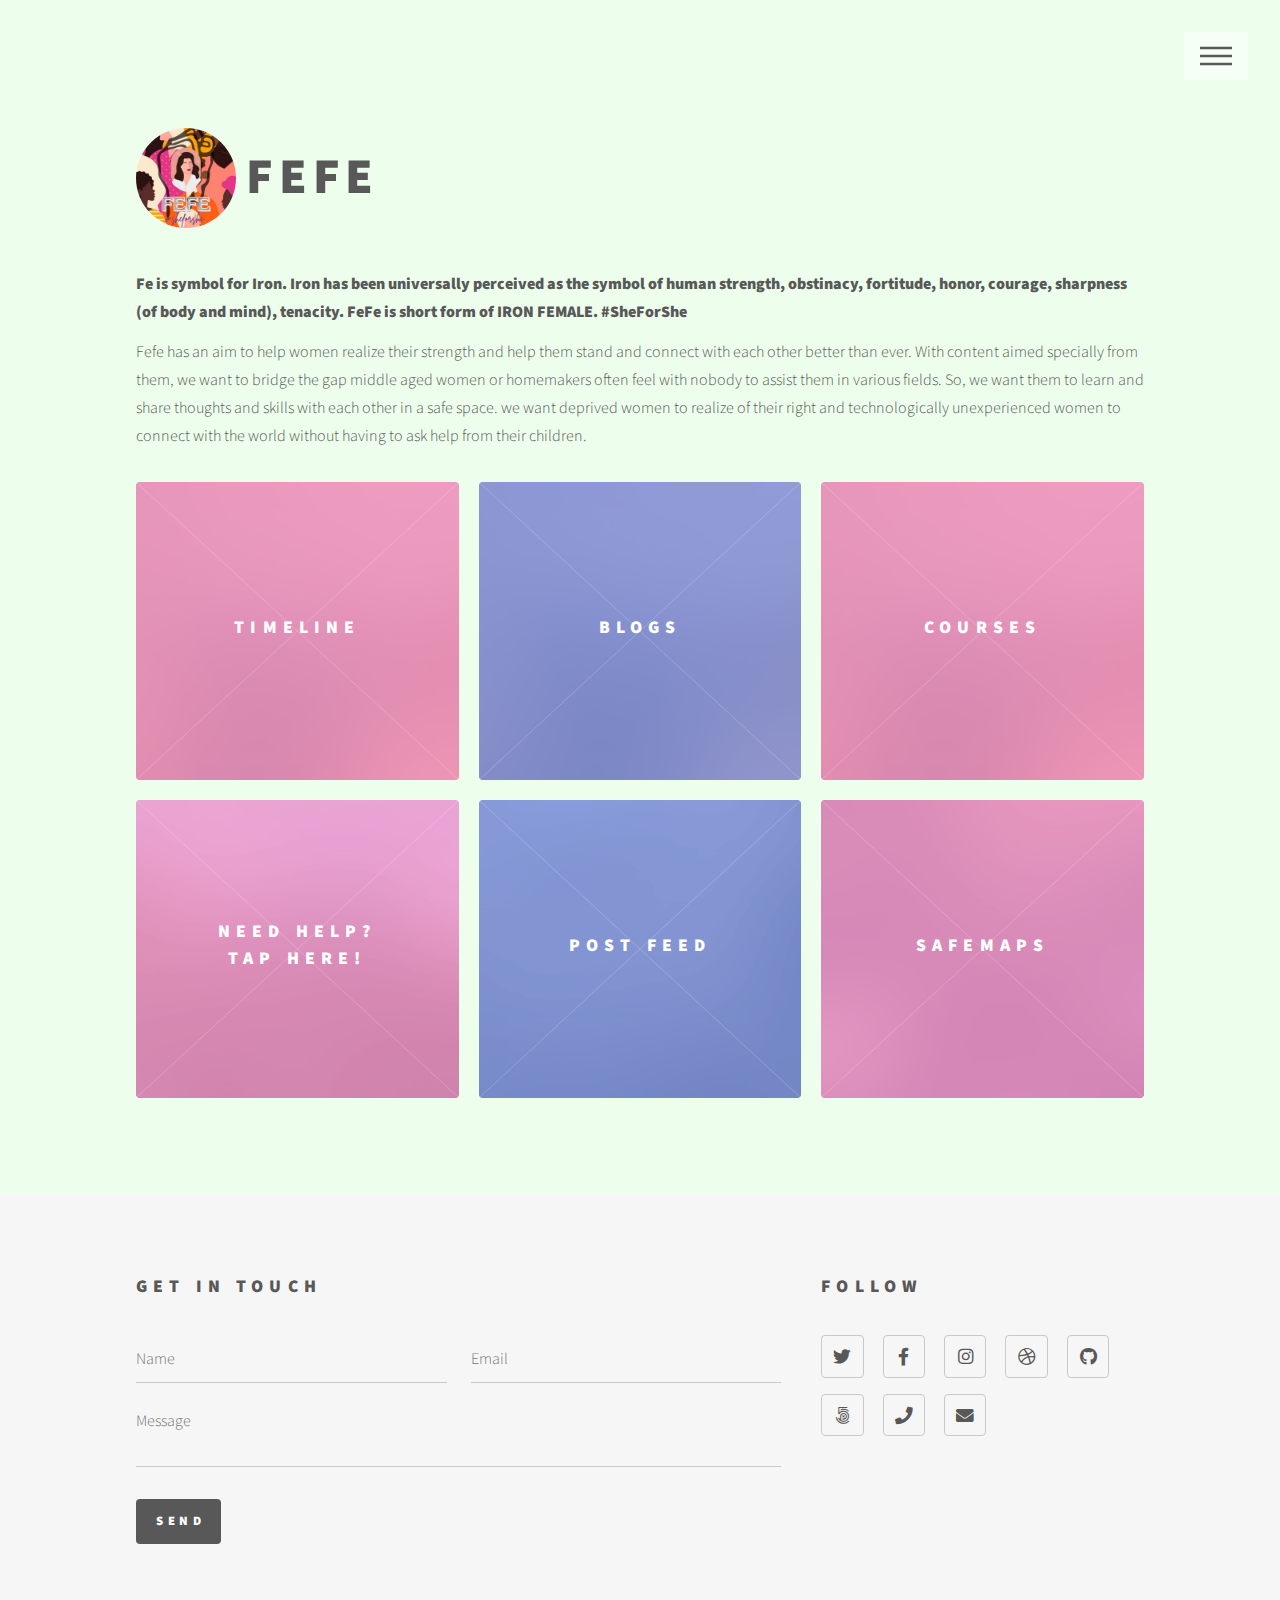
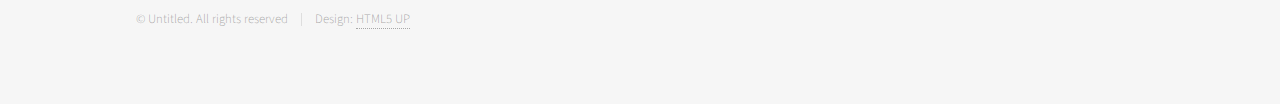
<file: home.html>
<!DOCTYPE HTML>
<!--
	Phantom by HTML5 UP
	html5up.net | @ajlkn
	Free for personal and commercial use under the CCA 3.0 license (html5up.net/license)
-->
<html>
	<head>
		<title>FeFe</title>
		<meta charset="utf-8" />
		<meta name="viewport" content="width=device-width, initial-scale=1, user-scalable=no" />
		<link rel="stylesheet" href="assets/css/main.css" />
		<noscript><link rel="stylesheet" href="assets/css/noscript.css" /></noscript>
	</head>
	<body class="is-preload">
		<!-- Wrapper -->
			<div id="wrapper">

				<!-- Header -->
					<header id="header">
						<div class="inner">

							<!-- Logo -->
								<a href="/home.html" class="logo">
									<span class="symbol"><img src="/images/FeFe.jpg" alt="" /></span><span style="font-size: 50px; ">FeFe</span>
								</a>

							<!-- Nav -->
								<nav>
									<ul>
										<li><a href="#menu">Menu</a></li>
									</ul>
								</nav>

						</div>
					</header>

				<!-- Menu -->
					<nav id="menu">
						<h2>Menu</h2>
						<ul>
							<li><a href="home.html">Home</a></li>
							<li><a href="elements.html">Counseller</a></li>
							
							<li><a href="https://indianhelpline.com/WOMEN-HELPLINE/">Helpline Numbers</a></li>
							<li><a href="https://webapp.safecity.in/">SafeMaps</a></li>
							<li><a href="index.html">Log Out</a></li>
						</ul>
					</nav>

				<!-- Main -->
					<div id="main">
						<div class="inner">
							<header><B>
								Fe is symbol for Iron. Iron has been universally perceived as the symbol of human strength, obstinacy, fortitude, honor, courage, sharpness (of body and mind), tenacity. FeFe is short form of IRON FEMALE.
#SheForShe </B><br><br>
                             <p>Fefe has an aim to help women realize their strength and help them stand and connect with each other better than ever. With content aimed specially from them, we want to bridge the gap middle aged women or homemakers often feel with nobody to assist them in various fields. So, we want them to learn and share thoughts and skills with each other in a safe space. we want deprived women to realize of their right and technologically unexperienced women to connect with the world without having to ask help from their children.</p>
							</header>
							<section class="tiles">
								<article class="style1">
									<span class="image">
										<img src="images/pic01.jpg" alt="" />
									</span>
									<a href="/templates/timeline.html">
										<h2>Timeline</h2>
										<div class="content">
											<p> Keep track of your activities.</p>
										</div>
									</a>
								</article>
								<article class="style2">
									<span class="image">
										<img src="images/pic01.jpg" alt="" />
									</span>
									<a href="/templates/blog.html">
										<h2>Blogs</h2>
										<div class="content">
											<p>Gain and Share knowledge.</p>
										</div>
									</a>
								</article>
								<article class="style3">
									<span class="image">
										<img src="images/pic01.jpg" alt="" />
									</span>
									<a href="/templates/courses.html">
										<h2>Courses</h2>
										<div class="content">
											<p>A sea of knowledge to polish your skills, learn new ones or share with others.</p>
										</div>
									</a>
								</article>
								
								<article class="style6">
									<span class="image">
										<img src="images/pic06.jpg" alt="" />
									</span>
									<a href="/templates/help.html">
										<h2>Need Help? <br>Tap here!</h2>
										<div class="content">
											<p>Seek answers and raise your voice.</p>
										</div>
									</a>
								</article>
								<article class="style2">
									<span class="image">
										<img src="images/pic07.jpg" alt="" />
									</span>
									<a href="/templates/post.html">
										<h2>Post feed</h2>
										<div class="content">
											<p>See what's happening around the world.</p>
										</div>
									</a>
								</article>
								<article class="style3">
									<span class="image">
										<img src="images/pic08.jpg" alt="" />
									</span>
									<a href="https://webapp.safecity.in/">
										<h2>SafeMaps</h2>
										<div class="content">
											<p>Find safer roads.</p>
										</div>
									</a>
								</article>
								
							</section>
						</div>
					</div>

				<!-- Footer -->
					<footer id="footer">
						<div class="inner">
							<section>
								<h2>Get in touch</h2>
								<form method="post" action="#">
									<div class="fields">
										<div class="field half">
											<input type="text" name="name" id="name" placeholder="Name" />
										</div>
										<div class="field half">
											<input type="email" name="email" id="email" placeholder="Email" />
										</div>
										<div class="field">
											<textarea name="message" id="message" placeholder="Message"></textarea>
										</div>
									</div>
									<ul class="actions">
										<li><input type="submit" value="Send" class="primary" /></li>
									</ul>
								</form>
							</section>
							<section>
								<h2>Follow</h2>
								<ul class="icons">
									<li><a href="#" class="icon brands style2 fa-twitter"><span class="label">Twitter</span></a></li>
									<li><a href="#" class="icon brands style2 fa-facebook-f"><span class="label">Facebook</span></a></li>
									<li><a href="#" class="icon brands style2 fa-instagram"><span class="label">Instagram</span></a></li>
									<li><a href="#" class="icon brands style2 fa-dribbble"><span class="label">Dribbble</span></a></li>
									<li><a href="#" class="icon brands style2 fa-github"><span class="label">GitHub</span></a></li>
									<li><a href="#" class="icon brands style2 fa-500px"><span class="label">500px</span></a></li>
									<li><a href="#" class="icon solid style2 fa-phone"><span class="label">Phone</span></a></li>
									<li><a href="#" class="icon solid style2 fa-envelope"><span class="label">Email</span></a></li>
								</ul>
							</section>
							<ul class="copyright">
								<li>&copy; Untitled. All rights reserved</li><li>Design: <a href="http://html5up.net">HTML5 UP</a></li>
							</ul>
						</div>
					</footer>

			</div>

		<!-- Scripts -->
			<script src="assets/js/jquery.min.js"></script>
			<script src="assets/js/browser.min.js"></script>
			<script src="assets/js/breakpoints.min.js"></script>
			<script src="assets/js/util.js"></script>
			<script src="assets/js/main.js"></script>

	</body>
</html>
</file>
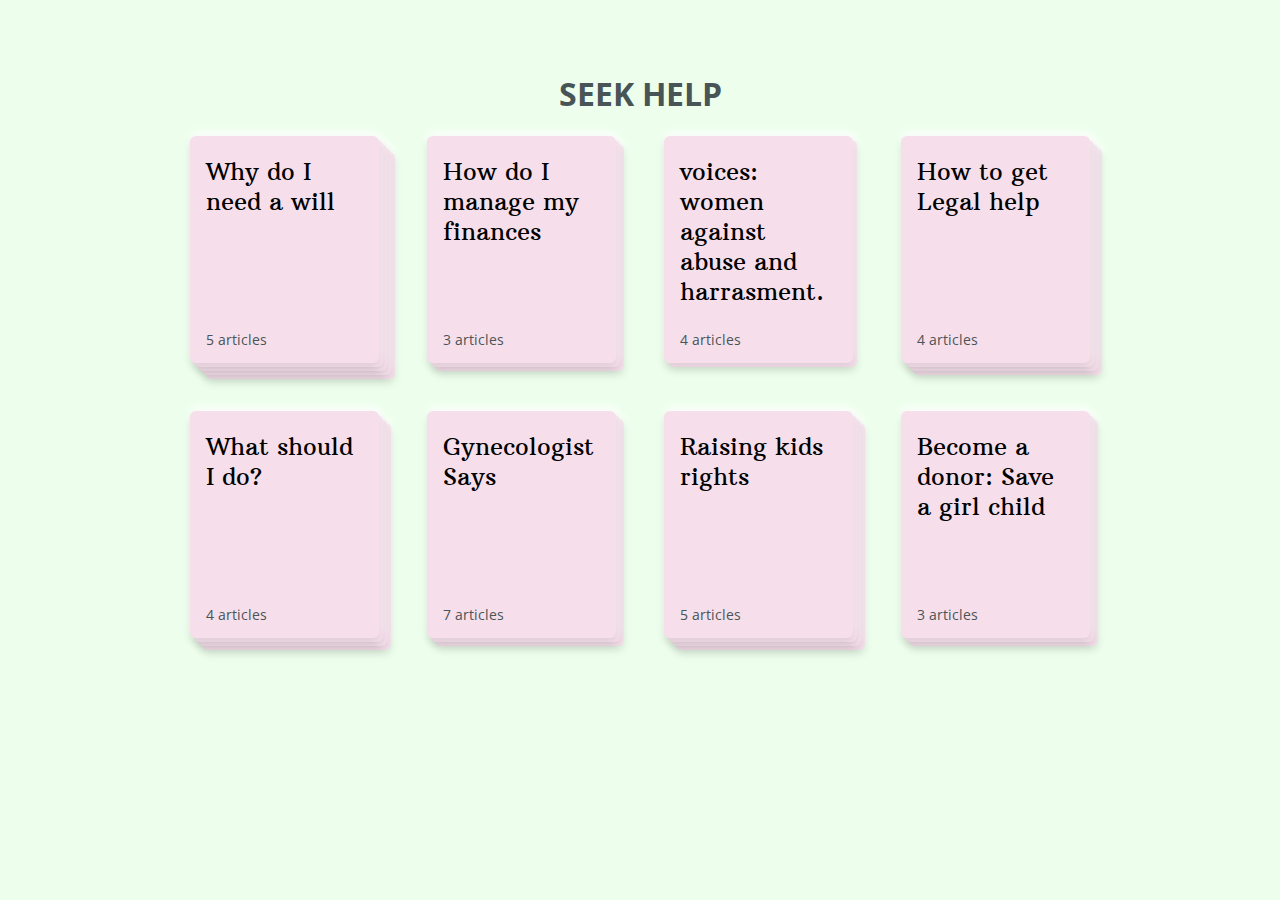
<file: templates/help.html>
<!DOCTYPE html>
<html lang="en">
<head>
    <meta charset="UTF-8">
    <meta http-equiv="X-UA-Compatible" content="IE=edge">
    <meta name="viewport" content="width=device-width, initial-scale=1.0">
    <title>Document</title>
    <link rel="stylesheet" href="/css/help.css">
</head>
<body>
    <h1><center>SEEK HELP</center></h1>
    <div class="container">
        <div class="card" style="--cards:5">
          <div class="child">
            <h2>Why do I need a will</h2>
            <p>5 articles</p>
          </div>
          <div class="child"></div>
          <div class="child"></div>
          <div class="child"></div>
          <div class="child"></div>
        </div>
        <div class="card" style="--cards:3">
          <div class="child">
            <h2>How do I manage my finances</h2>
            <p>3 articles</p>
          </div>
          <div class="child"></div>
          <div class="child"></div>
        </div>
        <div class="card" style="--cards:2">
          <div class="child">
            <h2>voices: women against abuse and harrasment.</h2>
            <p>4 articles</p>
          </div>
          <div class="child"></div>
        </div>
        <div class="card" style="--cards:4">
          <div class="child">
            <h2>How to get Legal help</h2>
            <p>4 articles</p>
          </div>
          <div class="child"></div>
          <div class="child"></div>
          <div class="child"></div>
        </div>
        <div class="card" style="--cards:4">
          <div class="child">
            <h2>What should I do?</h2>
            <p>4 articles</p>
          </div>
          <div class="child"></div>
          <div class="child"></div>
          <div class="child"></div>
        </div>
        <div class="card" style="--cards:3">
          <div class="child">
            <h2>Gynecologist Says</h2>
            <p>7 articles</p>
          </div>
          <div class="child"></div>
          <div class="child"></div>
        </div>
        <div class="card" style="--cards:5">
          <div class="child">
            <h2>Raising kids rights</h2>
            <p>5 articles</p>
          </div>
          <div class="child"></div>
          <div class="child"></div>
          <div class="child"></div>
        </div>
        <div class="card" style="--cards:3">
          <div class="child">
            <h2>Become a donor: Save a girl child</h2>
            <p>3 articles</p>
          </div>
          <div class="child"></div>
          <div class="child"></div>
        </div>
      </div> 
</body>
</html>
</file>
<file: assets/css/noscript.css>
/*
	Phantom by HTML5 UP
	html5up.net | @ajlkn
	Free for personal and commercial use under the CCA 3.0 license (html5up.net/license)
*/

/* Tiles */

	body.is-preload .tiles article {
		-moz-transform: none;
		-webkit-transform: none;
		-ms-transform: none;
		transform: none;
		opacity: 1;
	}
</file>
<file: css/help.css>
@import url("https://fonts.googleapis.com/css?family=Arbutus+Slab|Open+Sans&display=swap");
body {
  background:#edffec;
  color: #495456;
  margin: 72px;
  font-family: Open Sans, sans-serif;
}

h2 {
  font-family: Arbutus Slab, serif;
  font-weight: normal;
  color: #000;
  line-height: 1.25;
}

p {
  position: absolute;
  bottom: 0;
  font-size: 14px;
}

.container {
  max-width: 900px;
  display: grid;
  grid-template-columns: repeat(auto-fill, minmax(160px, 1fr));
  grid-gap: 48px;
  margin: 0 auto;
}

.card {
  cursor: pointer;
  position: relative;
  height: 0;
  padding-bottom: 120%;
  --offset-multiplier: 4px;
  transition: transform 0.6s ease;
  --translate: 0;
  transform: translate(var(--translate), var(--translate));
}
.card:hover {
  --offset-multiplier: 6px;
}
.card:hover {
  --translate: calc(-1px * (var(--cards) - 1));
  transition: transform 0.3s ease;
}

.child {
  position: absolute;
  width: 100%;
  height: 100%;
  padding: 0 16px;
  box-sizing: border-box;
  background: #f6dfeb;
  box-shadow: 0px 4px 8px rgba(0, 0, 0, 0.1), 0px -4px 8px rgba(255, 255, 255, 0.8);
  border-radius: 6px;
  transition: inherit;
  --translate: calc(var(--offset) * var(--offset-multiplier));
  transform: translate(var(--translate), var(--translate));
  z-index: 5;
}
.child:nth-child(1) {
  --offset: 0;
  z-index: 4;
}
.child:nth-child(2) {
  --offset: 1;
  z-index: 3;
}
.child:nth-child(3) {
  --offset: 2;
  z-index: 2;
}
.child:nth-child(4) {
  --offset: 3;
  z-index: 1;
}
.child:nth-child(5) {
  --offset: 4;
  z-index: 0;
}
</file>
<file: assets/css/main.css>
@import url(fontawesome-all.min.css);
@import url("https://fonts.googleapis.com/css?family=Source+Sans+Pro:300,700,900");

/*
	Phantom by HTML5 UP
	html5up.net | @ajlkn
	Free for personal and commercial use under the CCA 3.0 license (html5up.net/license)
*/

html, body, div, span, applet, object,
iframe, h1, h2, h3, h4, h5, h6, p, blockquote,
pre, a, abbr, acronym, address, big, cite,
code, del, dfn, em, img, ins, kbd, q, s, samp,
small, strike, strong, sub, sup, tt, var, b,
u, i, center, dl, dt, dd, ol, ul, li, fieldset,
form, label, legend, table, caption, tbody,
tfoot, thead, tr, th, td, article, aside,
canvas, details, embed, figure, figcaption,
footer, header, hgroup, menu, nav, output, ruby,
section, summary, time, mark, audio, video {
	margin: 0;
	padding: 0;
	border: 0;
	font-size: 100%;
	font: inherit;
	vertical-align: baseline;}

article, aside, details, figcaption, figure,
footer, header, hgroup, menu, nav, section {
	display: block;}

body {
	line-height: 1;
}

ol, ul {
	list-style: none;
}

blockquote, q {
	quotes: none;
}

	blockquote:before, blockquote:after, q:before, q:after {
		content: '';
		content: none;
	}

table {
	border-collapse: collapse;
	border-spacing: 0;
}

body {
	-webkit-text-size-adjust: none;
}

mark {
	background-color: transparent;
	color: inherit;
}

input::-moz-focus-inner {
	border: 0;
	padding: 0;
}

input, select, textarea {
	-moz-appearance: none;
	-webkit-appearance: none;
	-ms-appearance: none;
	appearance: none;
}

/* Basic */

	@-ms-viewport {
		width: device-width;
	}

	body {
		-ms-overflow-style: scrollbar;
	}

	@media screen and (max-width: 480px) {

		html, body {
			min-width: 320px;
		}

	}

	html {
		box-sizing: border-box;
	}

	*, *:before, *:after {
		box-sizing: inherit;
	}

	body {
		background:#edffec;
	}

		body.is-preload *, body.is-preload *:before, body.is-preload *:after {
			-moz-animation: none !important;
			-webkit-animation: none !important;
			-ms-animation: none !important;
			animation: none !important;
			-moz-transition: none !important;
			-webkit-transition: none !important;
			-ms-transition: none !important;
			transition: none !important;
		}

/* Type */

	body, input, select, textarea {
		color: #585858;
		font-family: "Source Sans Pro", Helvetica, sans-serif;
		font-size: 16pt;
		font-weight: 300;
		line-height: 1.75;
	}

		@media screen and (max-width: 1680px) {

			body, input, select, textarea {
				font-size: 14pt;
			}

		}

		@media screen and (max-width: 1280px) {

			body, input, select, textarea {
				font-size: 12pt;
			}

		}

	a {
		-moz-transition: border-bottom-color 0.2s ease, color 0.2s ease;
		-webkit-transition: border-bottom-color 0.2s ease, color 0.2s ease;
		-ms-transition: border-bottom-color 0.2s ease, color 0.2s ease;
		transition: border-bottom-color 0.2s ease, color 0.2s ease;
		text-decoration: none;
		color: #585858;
		border-bottom: dotted 1px rgba(88, 88, 88, 0.5);
	}

		a:hover {
			border-bottom-color: transparent;
			color: #f2849e !important;
		}

	strong, b {
		font-weight: 900;
	}

	em, i {
		font-style: italic;
	}

	p {
		margin: 0 0 2em 0;
	}

	h1 {
		font-size: 2.75em;
		font-weight: 700;
		line-height: 1.3;
		margin: 0 0 1em 0;
		letter-spacing: -0.035em;
	}

		h1 a {
			color: inherit;
		}

		@media screen and (max-width: 736px) {

			h1 {
				font-size: 2em;
				margin: 0 0 1em 0;
			}

		}

		@media screen and (max-width: 360px) {

			h1 {
				font-size: 1.75em;
			}

		}

	h2, h3, h4, h5, h6 {
		font-weight: 900;
		line-height: 1.5;
		margin: 0 0 2em 0;
		text-transform: uppercase;
		letter-spacing: 0.35em;
	}

		h2 a, h3 a, h4 a, h5 a, h6 a {
			color: inherit;
		}

	h2 {
		font-size: 1.1em;
	}

	h3 {
		font-size: 1em;
	}

	h4 {
		font-size: 0.8em;
	}

	h5 {
		font-size: 0.8em;
	}

	h6 {
		font-size: 0.8em;
	}

	@media screen and (max-width: 980px) {

		h1 br, h2 br, h3 br, h4 br, h5 br, h6 br {
			display: none;
		}

	}

	@media screen and (max-width: 736px) {

		h2 {
			font-size: 1em;
		}

		h3 {
			font-size: 0.8em;
		}

	}

	sub {
		font-size: 0.8em;
		position: relative;
		top: 0.5em;
	}

	sup {
		font-size: 0.8em;
		position: relative;
		top: -0.5em;
	}

	blockquote {
		border-left: solid 4px #c9c9c9;
		font-style: italic;
		margin: 0 0 2em 0;
		padding: 0.5em 0 0.5em 2em;
	}

	code {
		background: rgba(144, 144, 144, 0.075);
		border-radius: 4px;
		border: solid 1px #c9c9c9;
		font-family: "Courier New", monospace;
		font-size: 0.9em;
		margin: 0 0.25em;
		padding: 0.25em 0.65em;
	}

	pre {
		-webkit-overflow-scrolling: touch;
		font-family: "Courier New", monospace;
		font-size: 0.9em;
		margin: 0 0 2em 0;
	}

		pre code {
			display: block;
			line-height: 1.75;
			padding: 1em 1.5em;
			overflow-x: auto;
		}

	hr {
		border: 0;
		border-bottom: solid 1px #c9c9c9;
		margin: 2em 0;
	}

		hr.major {
			margin: 3em 0;
		}

	.align-left {
		text-align: left;
	}

	.align-center {
		text-align: center;
	}

	.align-right {
		text-align: right;
	}

/* Row */

	.row {
		display: flex;
		flex-wrap: wrap;
		box-sizing: border-box;
		align-items: stretch;
	}

		.row > * {
			box-sizing: border-box;
		}

		.row.gtr-uniform > * > :last-child {
			margin-bottom: 0;
		}

		.row.aln-left {
			justify-content: flex-start;
		}

		.row.aln-center {
			justify-content: center;
		}

		.row.aln-right {
			justify-content: flex-end;
		}

		.row.aln-top {
			align-items: flex-start;
		}

		.row.aln-middle {
			align-items: center;
		}

		.row.aln-bottom {
			align-items: flex-end;
		}

		.row > .imp {
			order: -1;
		}

		.row > .col-1 {
			width: 8.33333%;
		}

		.row > .off-1 {
			margin-left: 8.33333%;
		}

		.row > .col-2 {
			width: 16.66667%;
		}

		.row > .off-2 {
			margin-left: 16.66667%;
		}

		.row > .col-3 {
			width: 25%;
		}

		.row > .off-3 {
			margin-left: 25%;
		}

		.row > .col-4 {
			width: 33.33333%;
		}

		.row > .off-4 {
			margin-left: 33.33333%;
		}

		.row > .col-5 {
			width: 41.66667%;
		}

		.row > .off-5 {
			margin-left: 41.66667%;
		}

		.row > .col-6 {
			width: 50%;
		}

		.row > .off-6 {
			margin-left: 50%;
		}

		.row > .col-7 {
			width: 58.33333%;
		}

		.row > .off-7 {
			margin-left: 58.33333%;
		}

		.row > .col-8 {
			width: 66.66667%;
		}

		.row > .off-8 {
			margin-left: 66.66667%;
		}

		.row > .col-9 {
			width: 75%;
		}

		.row > .off-9 {
			margin-left: 75%;
		}

		.row > .col-10 {
			width: 83.33333%;
		}

		.row > .off-10 {
			margin-left: 83.33333%;
		}

		.row > .col-11 {
			width: 91.66667%;
		}

		.row > .off-11 {
			margin-left: 91.66667%;
		}

		.row > .col-12 {
			width: 100%;
		}

		.row > .off-12 {
			margin-left: 100%;
		}

		.row.gtr-0 {
			margin-top: 0;
			margin-left: 0em;
		}

			.row.gtr-0 > * {
				padding: 0 0 0 0em;
			}

			.row.gtr-0.gtr-uniform {
				margin-top: 0em;
			}

				.row.gtr-0.gtr-uniform > * {
					padding-top: 0em;
				}

		.row.gtr-25 {
			margin-top: 0;
			margin-left: -0.5em;
		}

			.row.gtr-25 > * {
				padding: 0 0 0 0.5em;
			}

			.row.gtr-25.gtr-uniform {
				margin-top: -0.5em;
			}

				.row.gtr-25.gtr-uniform > * {
					padding-top: 0.5em;
				}

		.row.gtr-50 {
			margin-top: 0;
			margin-left: -1em;
		}

			.row.gtr-50 > * {
				padding: 0 0 0 1em;
			}

			.row.gtr-50.gtr-uniform {
				margin-top: -1em;
			}

				.row.gtr-50.gtr-uniform > * {
					padding-top: 1em;
				}

		.row {
			margin-top: 0;
			margin-left: -2em;
		}

			.row > * {
				padding: 0 0 0 2em;
			}

			.row.gtr-uniform {
				margin-top: -2em;
			}

				.row.gtr-uniform > * {
					padding-top: 2em;
				}

		.row.gtr-150 {
			margin-top: 0;
			margin-left: -3em;
		}

			.row.gtr-150 > * {
				padding: 0 0 0 3em;
			}

			.row.gtr-150.gtr-uniform {
				margin-top: -3em;
			}

				.row.gtr-150.gtr-uniform > * {
					padding-top: 3em;
				}

		.row.gtr-200 {
			margin-top: 0;
			margin-left: -4em;
		}

			.row.gtr-200 > * {
				padding: 0 0 0 4em;
			}

			.row.gtr-200.gtr-uniform {
				margin-top: -4em;
			}

				.row.gtr-200.gtr-uniform > * {
					padding-top: 4em;
				}

		@media screen and (max-width: 1680px) {

			.row {
				display: flex;
				flex-wrap: wrap;
				box-sizing: border-box;
				align-items: stretch;
			}

				.row > * {
					box-sizing: border-box;
				}

				.row.gtr-uniform > * > :last-child {
					margin-bottom: 0;
				}

				.row.aln-left {
					justify-content: flex-start;
				}

				.row.aln-center {
					justify-content: center;
				}

				.row.aln-right {
					justify-content: flex-end;
				}

				.row.aln-top {
					align-items: flex-start;
				}

				.row.aln-middle {
					align-items: center;
				}

				.row.aln-bottom {
					align-items: flex-end;
				}

				.row > .imp-xlarge {
					order: -1;
				}

				.row > .col-1-xlarge {
					width: 8.33333%;
				}

				.row > .off-1-xlarge {
					margin-left: 8.33333%;
				}

				.row > .col-2-xlarge {
					width: 16.66667%;
				}

				.row > .off-2-xlarge {
					margin-left: 16.66667%;
				}

				.row > .col-3-xlarge {
					width: 25%;
				}

				.row > .off-3-xlarge {
					margin-left: 25%;
				}

				.row > .col-4-xlarge {
					width: 33.33333%;
				}

				.row > .off-4-xlarge {
					margin-left: 33.33333%;
				}

				.row > .col-5-xlarge {
					width: 41.66667%;
				}

				.row > .off-5-xlarge {
					margin-left: 41.66667%;
				}

				.row > .col-6-xlarge {
					width: 50%;
				}

				.row > .off-6-xlarge {
					margin-left: 50%;
				}

				.row > .col-7-xlarge {
					width: 58.33333%;
				}

				.row > .off-7-xlarge {
					margin-left: 58.33333%;
				}

				.row > .col-8-xlarge {
					width: 66.66667%;
				}

				.row > .off-8-xlarge {
					margin-left: 66.66667%;
				}

				.row > .col-9-xlarge {
					width: 75%;
				}

				.row > .off-9-xlarge {
					margin-left: 75%;
				}

				.row > .col-10-xlarge {
					width: 83.33333%;
				}

				.row > .off-10-xlarge {
					margin-left: 83.33333%;
				}

				.row > .col-11-xlarge {
					width: 91.66667%;
				}

				.row > .off-11-xlarge {
					margin-left: 91.66667%;
				}

				.row > .col-12-xlarge {
					width: 100%;
				}

				.row > .off-12-xlarge {
					margin-left: 100%;
				}

				.row.gtr-0 {
					margin-top: 0;
					margin-left: 0em;
				}

					.row.gtr-0 > * {
						padding: 0 0 0 0em;
					}

					.row.gtr-0.gtr-uniform {
						margin-top: 0em;
					}

						.row.gtr-0.gtr-uniform > * {
							padding-top: 0em;
						}

				.row.gtr-25 {
					margin-top: 0;
					margin-left: -0.5em;
				}

					.row.gtr-25 > * {
						padding: 0 0 0 0.5em;
					}

					.row.gtr-25.gtr-uniform {
						margin-top: -0.5em;
					}

						.row.gtr-25.gtr-uniform > * {
							padding-top: 0.5em;
						}

				.row.gtr-50 {
					margin-top: 0;
					margin-left: -1em;
				}

					.row.gtr-50 > * {
						padding: 0 0 0 1em;
					}

					.row.gtr-50.gtr-uniform {
						margin-top: -1em;
					}

						.row.gtr-50.gtr-uniform > * {
							padding-top: 1em;
						}

				.row {
					margin-top: 0;
					margin-left: -2em;
				}

					.row > * {
						padding: 0 0 0 2em;
					}

					.row.gtr-uniform {
						margin-top: -2em;
					}

						.row.gtr-uniform > * {
							padding-top: 2em;
						}

				.row.gtr-150 {
					margin-top: 0;
					margin-left: -3em;
				}

					.row.gtr-150 > * {
						padding: 0 0 0 3em;
					}

					.row.gtr-150.gtr-uniform {
						margin-top: -3em;
					}

						.row.gtr-150.gtr-uniform > * {
							padding-top: 3em;
						}

				.row.gtr-200 {
					margin-top: 0;
					margin-left: -4em;
				}

					.row.gtr-200 > * {
						padding: 0 0 0 4em;
					}

					.row.gtr-200.gtr-uniform {
						margin-top: -4em;
					}

						.row.gtr-200.gtr-uniform > * {
							padding-top: 4em;
						}

		}

		@media screen and (max-width: 1280px) {

			.row {
				display: flex;
				flex-wrap: wrap;
				box-sizing: border-box;
				align-items: stretch;
			}

				.row > * {
					box-sizing: border-box;
				}

				.row.gtr-uniform > * > :last-child {
					margin-bottom: 0;
				}

				.row.aln-left {
					justify-content: flex-start;
				}

				.row.aln-center {
					justify-content: center;
				}

				.row.aln-right {
					justify-content: flex-end;
				}

				.row.aln-top {
					align-items: flex-start;
				}

				.row.aln-middle {
					align-items: center;
				}

				.row.aln-bottom {
					align-items: flex-end;
				}

				.row > .imp-large {
					order: -1;
				}

				.row > .col-1-large {
					width: 8.33333%;
				}

				.row > .off-1-large {
					margin-left: 8.33333%;
				}

				.row > .col-2-large {
					width: 16.66667%;
				}

				.row > .off-2-large {
					margin-left: 16.66667%;
				}

				.row > .col-3-large {
					width: 25%;
				}

				.row > .off-3-large {
					margin-left: 25%;
				}

				.row > .col-4-large {
					width: 33.33333%;
				}

				.row > .off-4-large {
					margin-left: 33.33333%;
				}

				.row > .col-5-large {
					width: 41.66667%;
				}

				.row > .off-5-large {
					margin-left: 41.66667%;
				}

				.row > .col-6-large {
					width: 50%;
				}

				.row > .off-6-large {
					margin-left: 50%;
				}

				.row > .col-7-large {
					width: 58.33333%;
				}

				.row > .off-7-large {
					margin-left: 58.33333%;
				}

				.row > .col-8-large {
					width: 66.66667%;
				}

				.row > .off-8-large {
					margin-left: 66.66667%;
				}

				.row > .col-9-large {
					width: 75%;
				}

				.row > .off-9-large {
					margin-left: 75%;
				}

				.row > .col-10-large {
					width: 83.33333%;
				}

				.row > .off-10-large {
					margin-left: 83.33333%;
				}

				.row > .col-11-large {
					width: 91.66667%;
				}

				.row > .off-11-large {
					margin-left: 91.66667%;
				}

				.row > .col-12-large {
					width: 100%;
				}

				.row > .off-12-large {
					margin-left: 100%;
				}

				.row.gtr-0 {
					margin-top: 0;
					margin-left: 0em;
				}

					.row.gtr-0 > * {
						padding: 0 0 0 0em;
					}

					.row.gtr-0.gtr-uniform {
						margin-top: 0em;
					}

						.row.gtr-0.gtr-uniform > * {
							padding-top: 0em;
						}

				.row.gtr-25 {
					margin-top: 0;
					margin-left: -0.5em;
				}

					.row.gtr-25 > * {
						padding: 0 0 0 0.5em;
					}

					.row.gtr-25.gtr-uniform {
						margin-top: -0.5em;
					}

						.row.gtr-25.gtr-uniform > * {
							padding-top: 0.5em;
						}

				.row.gtr-50 {
					margin-top: 0;
					margin-left: -1em;
				}

					.row.gtr-50 > * {
						padding: 0 0 0 1em;
					}

					.row.gtr-50.gtr-uniform {
						margin-top: -1em;
					}

						.row.gtr-50.gtr-uniform > * {
							padding-top: 1em;
						}

				.row {
					margin-top: 0;
					margin-left: -2em;
				}

					.row > * {
						padding: 0 0 0 2em;
					}

					.row.gtr-uniform {
						margin-top: -2em;
					}

						.row.gtr-uniform > * {
							padding-top: 2em;
						}

				.row.gtr-150 {
					margin-top: 0;
					margin-left: -3em;
				}

					.row.gtr-150 > * {
						padding: 0 0 0 3em;
					}

					.row.gtr-150.gtr-uniform {
						margin-top: -3em;
					}

						.row.gtr-150.gtr-uniform > * {
							padding-top: 3em;
						}

				.row.gtr-200 {
					margin-top: 0;
					margin-left: -4em;
				}

					.row.gtr-200 > * {
						padding: 0 0 0 4em;
					}

					.row.gtr-200.gtr-uniform {
						margin-top: -4em;
					}

						.row.gtr-200.gtr-uniform > * {
							padding-top: 4em;
						}

		}

		@media screen and (max-width: 980px) {

			.row {
				display: flex;
				flex-wrap: wrap;
				box-sizing: border-box;
				align-items: stretch;
			}

				.row > * {
					box-sizing: border-box;
				}

				.row.gtr-uniform > * > :last-child {
					margin-bottom: 0;
				}

				.row.aln-left {
					justify-content: flex-start;
				}

				.row.aln-center {
					justify-content: center;
				}

				.row.aln-right {
					justify-content: flex-end;
				}

				.row.aln-top {
					align-items: flex-start;
				}

				.row.aln-middle {
					align-items: center;
				}

				.row.aln-bottom {
					align-items: flex-end;
				}

				.row > .imp-medium {
					order: -1;
				}

				.row > .col-1-medium {
					width: 8.33333%;
				}

				.row > .off-1-medium {
					margin-left: 8.33333%;
				}

				.row > .col-2-medium {
					width: 16.66667%;
				}

				.row > .off-2-medium {
					margin-left: 16.66667%;
				}

				.row > .col-3-medium {
					width: 25%;
				}

				.row > .off-3-medium {
					margin-left: 25%;
				}

				.row > .col-4-medium {
					width: 33.33333%;
				}

				.row > .off-4-medium {
					margin-left: 33.33333%;
				}

				.row > .col-5-medium {
					width: 41.66667%;
				}

				.row > .off-5-medium {
					margin-left: 41.66667%;
				}

				.row > .col-6-medium {
					width: 50%;
				}

				.row > .off-6-medium {
					margin-left: 50%;
				}

				.row > .col-7-medium {
					width: 58.33333%;
				}

				.row > .off-7-medium {
					margin-left: 58.33333%;
				}

				.row > .col-8-medium {
					width: 66.66667%;
				}

				.row > .off-8-medium {
					margin-left: 66.66667%;
				}

				.row > .col-9-medium {
					width: 75%;
				}

				.row > .off-9-medium {
					margin-left: 75%;
				}

				.row > .col-10-medium {
					width: 83.33333%;
				}

				.row > .off-10-medium {
					margin-left: 83.33333%;
				}

				.row > .col-11-medium {
					width: 91.66667%;
				}

				.row > .off-11-medium {
					margin-left: 91.66667%;
				}

				.row > .col-12-medium {
					width: 100%;
				}

				.row > .off-12-medium {
					margin-left: 100%;
				}

				.row.gtr-0 {
					margin-top: 0;
					margin-left: 0em;
				}

					.row.gtr-0 > * {
						padding: 0 0 0 0em;
					}

					.row.gtr-0.gtr-uniform {
						margin-top: 0em;
					}

						.row.gtr-0.gtr-uniform > * {
							padding-top: 0em;
						}

				.row.gtr-25 {
					margin-top: 0;
					margin-left: -0.375em;
				}

					.row.gtr-25 > * {
						padding: 0 0 0 0.375em;
					}

					.row.gtr-25.gtr-uniform {
						margin-top: -0.375em;
					}

						.row.gtr-25.gtr-uniform > * {
							padding-top: 0.375em;
						}

				.row.gtr-50 {
					margin-top: 0;
					margin-left: -0.75em;
				}

					.row.gtr-50 > * {
						padding: 0 0 0 0.75em;
					}

					.row.gtr-50.gtr-uniform {
						margin-top: -0.75em;
					}

						.row.gtr-50.gtr-uniform > * {
							padding-top: 0.75em;
						}

				.row {
					margin-top: 0;
					margin-left: -1.5em;
				}

					.row > * {
						padding: 0 0 0 1.5em;
					}

					.row.gtr-uniform {
						margin-top: -1.5em;
					}

						.row.gtr-uniform > * {
							padding-top: 1.5em;
						}

				.row.gtr-150 {
					margin-top: 0;
					margin-left: -2.25em;
				}

					.row.gtr-150 > * {
						padding: 0 0 0 2.25em;
					}

					.row.gtr-150.gtr-uniform {
						margin-top: -2.25em;
					}

						.row.gtr-150.gtr-uniform > * {
							padding-top: 2.25em;
						}

				.row.gtr-200 {
					margin-top: 0;
					margin-left: -3em;
				}

					.row.gtr-200 > * {
						padding: 0 0 0 3em;
					}

					.row.gtr-200.gtr-uniform {
						margin-top: -3em;
					}

						.row.gtr-200.gtr-uniform > * {
							padding-top: 3em;
						}

		}

		@media screen and (max-width: 736px) {

			.row {
				display: flex;
				flex-wrap: wrap;
				box-sizing: border-box;
				align-items: stretch;
			}

				.row > * {
					box-sizing: border-box;
				}

				.row.gtr-uniform > * > :last-child {
					margin-bottom: 0;
				}

				.row.aln-left {
					justify-content: flex-start;
				}

				.row.aln-center {
					justify-content: center;
				}

				.row.aln-right {
					justify-content: flex-end;
				}

				.row.aln-top {
					align-items: flex-start;
				}

				.row.aln-middle {
					align-items: center;
				}

				.row.aln-bottom {
					align-items: flex-end;
				}

				.row > .imp-small {
					order: -1;
				}

				.row > .col-1-small {
					width: 8.33333%;
				}

				.row > .off-1-small {
					margin-left: 8.33333%;
				}

				.row > .col-2-small {
					width: 16.66667%;
				}

				.row > .off-2-small {
					margin-left: 16.66667%;
				}

				.row > .col-3-small {
					width: 25%;
				}

				.row > .off-3-small {
					margin-left: 25%;
				}

				.row > .col-4-small {
					width: 33.33333%;
				}

				.row > .off-4-small {
					margin-left: 33.33333%;
				}

				.row > .col-5-small {
					width: 41.66667%;
				}

				.row > .off-5-small {
					margin-left: 41.66667%;
				}

				.row > .col-6-small {
					width: 50%;
				}

				.row > .off-6-small {
					margin-left: 50%;
				}

				.row > .col-7-small {
					width: 58.33333%;
				}

				.row > .off-7-small {
					margin-left: 58.33333%;
				}

				.row > .col-8-small {
					width: 66.66667%;
				}

				.row > .off-8-small {
					margin-left: 66.66667%;
				}

				.row > .col-9-small {
					width: 75%;
				}

				.row > .off-9-small {
					margin-left: 75%;
				}

				.row > .col-10-small {
					width: 83.33333%;
				}

				.row > .off-10-small {
					margin-left: 83.33333%;
				}

				.row > .col-11-small {
					width: 91.66667%;
				}

				.row > .off-11-small {
					margin-left: 91.66667%;
				}

				.row > .col-12-small {
					width: 100%;
				}

				.row > .off-12-small {
					margin-left: 100%;
				}

				.row.gtr-0 {
					margin-top: 0;
					margin-left: 0em;
				}

					.row.gtr-0 > * {
						padding: 0 0 0 0em;
					}

					.row.gtr-0.gtr-uniform {
						margin-top: 0em;
					}

						.row.gtr-0.gtr-uniform > * {
							padding-top: 0em;
						}

				.row.gtr-25 {
					margin-top: 0;
					margin-left: -0.25em;
				}

					.row.gtr-25 > * {
						padding: 0 0 0 0.25em;
					}

					.row.gtr-25.gtr-uniform {
						margin-top: -0.25em;
					}

						.row.gtr-25.gtr-uniform > * {
							padding-top: 0.25em;
						}

				.row.gtr-50 {
					margin-top: 0;
					margin-left: -0.5em;
				}

					.row.gtr-50 > * {
						padding: 0 0 0 0.5em;
					}

					.row.gtr-50.gtr-uniform {
						margin-top: -0.5em;
					}

						.row.gtr-50.gtr-uniform > * {
							padding-top: 0.5em;
						}

				.row {
					margin-top: 0;
					margin-left: -1em;
				}

					.row > * {
						padding: 0 0 0 1em;
					}

					.row.gtr-uniform {
						margin-top: -1em;
					}

						.row.gtr-uniform > * {
							padding-top: 1em;
						}

				.row.gtr-150 {
					margin-top: 0;
					margin-left: -1.5em;
				}

					.row.gtr-150 > * {
						padding: 0 0 0 1.5em;
					}

					.row.gtr-150.gtr-uniform {
						margin-top: -1.5em;
					}

						.row.gtr-150.gtr-uniform > * {
							padding-top: 1.5em;
						}

				.row.gtr-200 {
					margin-top: 0;
					margin-left: -2em;
				}

					.row.gtr-200 > * {
						padding: 0 0 0 2em;
					}

					.row.gtr-200.gtr-uniform {
						margin-top: -2em;
					}

						.row.gtr-200.gtr-uniform > * {
							padding-top: 2em;
						}

		}

		@media screen and (max-width: 480px) {

			.row {
				display: flex;
				flex-wrap: wrap;
				box-sizing: border-box;
				align-items: stretch;
			}

				.row > * {
					box-sizing: border-box;
				}

				.row.gtr-uniform > * > :last-child {
					margin-bottom: 0;
				}

				.row.aln-left {
					justify-content: flex-start;
				}

				.row.aln-center {
					justify-content: center;
				}

				.row.aln-right {
					justify-content: flex-end;
				}

				.row.aln-top {
					align-items: flex-start;
				}

				.row.aln-middle {
					align-items: center;
				}

				.row.aln-bottom {
					align-items: flex-end;
				}

				.row > .imp-xsmall {
					order: -1;
				}

				.row > .col-1-xsmall {
					width: 8.33333%;
				}

				.row > .off-1-xsmall {
					margin-left: 8.33333%;
				}

				.row > .col-2-xsmall {
					width: 16.66667%;
				}

				.row > .off-2-xsmall {
					margin-left: 16.66667%;
				}

				.row > .col-3-xsmall {
					width: 25%;
				}

				.row > .off-3-xsmall {
					margin-left: 25%;
				}

				.row > .col-4-xsmall {
					width: 33.33333%;
				}

				.row > .off-4-xsmall {
					margin-left: 33.33333%;
				}

				.row > .col-5-xsmall {
					width: 41.66667%;
				}

				.row > .off-5-xsmall {
					margin-left: 41.66667%;
				}

				.row > .col-6-xsmall {
					width: 50%;
				}

				.row > .off-6-xsmall {
					margin-left: 50%;
				}

				.row > .col-7-xsmall {
					width: 58.33333%;
				}

				.row > .off-7-xsmall {
					margin-left: 58.33333%;
				}

				.row > .col-8-xsmall {
					width: 66.66667%;
				}

				.row > .off-8-xsmall {
					margin-left: 66.66667%;
				}

				.row > .col-9-xsmall {
					width: 75%;
				}

				.row > .off-9-xsmall {
					margin-left: 75%;
				}

				.row > .col-10-xsmall {
					width: 83.33333%;
				}

				.row > .off-10-xsmall {
					margin-left: 83.33333%;
				}

				.row > .col-11-xsmall {
					width: 91.66667%;
				}

				.row > .off-11-xsmall {
					margin-left: 91.66667%;
				}

				.row > .col-12-xsmall {
					width: 100%;
				}

				.row > .off-12-xsmall {
					margin-left: 100%;
				}

				.row.gtr-0 {
					margin-top: 0;
					margin-left: 0em;
				}

					.row.gtr-0 > * {
						padding: 0 0 0 0em;
					}

					.row.gtr-0.gtr-uniform {
						margin-top: 0em;
					}

						.row.gtr-0.gtr-uniform > * {
							padding-top: 0em;
						}

				.row.gtr-25 {
					margin-top: 0;
					margin-left: -0.25em;
				}

					.row.gtr-25 > * {
						padding: 0 0 0 0.25em;
					}

					.row.gtr-25.gtr-uniform {
						margin-top: -0.25em;
					}

						.row.gtr-25.gtr-uniform > * {
							padding-top: 0.25em;
						}

				.row.gtr-50 {
					margin-top: 0;
					margin-left: -0.5em;
				}

					.row.gtr-50 > * {
						padding: 0 0 0 0.5em;
					}

					.row.gtr-50.gtr-uniform {
						margin-top: -0.5em;
					}

						.row.gtr-50.gtr-uniform > * {
							padding-top: 0.5em;
						}

				.row {
					margin-top: 0;
					margin-left: -1em;
				}

					.row > * {
						padding: 0 0 0 1em;
					}

					.row.gtr-uniform {
						margin-top: -1em;
					}

						.row.gtr-uniform > * {
							padding-top: 1em;
						}

				.row.gtr-150 {
					margin-top: 0;
					margin-left: -1.5em;
				}

					.row.gtr-150 > * {
						padding: 0 0 0 1.5em;
					}

					.row.gtr-150.gtr-uniform {
						margin-top: -1.5em;
					}

						.row.gtr-150.gtr-uniform > * {
							padding-top: 1.5em;
						}

				.row.gtr-200 {
					margin-top: 0;
					margin-left: -2em;
				}

					.row.gtr-200 > * {
						padding: 0 0 0 2em;
					}

					.row.gtr-200.gtr-uniform {
						margin-top: -2em;
					}

						.row.gtr-200.gtr-uniform > * {
							padding-top: 2em;
						}

		}

/* Section/Article */

	section.special, article.special {
		text-align: center;
	}

	header p {
		margin-top: -1em;
	}

	@media screen and (max-width: 736px) {

		header p {
			margin-top: 0;
		}

	}

/* Icon */

	.icon {
		text-decoration: none;
		border-bottom: none;
		position: relative;
	}

		.icon:before {
			-moz-osx-font-smoothing: grayscale;
			-webkit-font-smoothing: antialiased;
			display: inline-block;
			font-style: normal;
			font-variant: normal;
			text-rendering: auto;
			line-height: 1;
			text-transform: none !important;
			font-family: 'Font Awesome 5 Free';
			font-weight: 400;
		}

		.icon > .label {
			display: none;
		}

		.icon:before {
			line-height: inherit;
		}

		.icon.solid:before {
			font-weight: 900;
		}

		.icon.brands:before {
			font-family: 'Font Awesome 5 Brands';
		}

		.icon.style2 {
			-moz-transition: background-color 0.2s ease-in-out, color 0.2s ease-in-out, border-color 0.2s ease-in-out;
			-webkit-transition: background-color 0.2s ease-in-out, color 0.2s ease-in-out, border-color 0.2s ease-in-out;
			-ms-transition: background-color 0.2s ease-in-out, color 0.2s ease-in-out, border-color 0.2s ease-in-out;
			transition: background-color 0.2s ease-in-out, color 0.2s ease-in-out, border-color 0.2s ease-in-out;
			background-color: transparent;
			border: solid 1px #c9c9c9;
			border-radius: 4px;
			width: 2.65em;
			height: 2.65em;
			display: inline-block;
			text-align: center;
			line-height: 2.65em;
			color: inherit;
		}

			.icon.style2:before {
				font-size: 1.1em;
			}

			.icon.style2:hover {
				color: #f2849e;
				border-color: #f2849e;
			}

			.icon.style2:active {
				background-color: rgba(242, 132, 158, 0.1);
			}

/* List */

	ol {
		list-style: decimal;
		margin: 0 0 2em 0;
		padding-left: 1.25em;
	}

		ol li {
			padding-left: 0.25em;
		}

	ul {
		list-style: disc;
		margin: 0 0 2em 0;
		padding-left: 1em;
	}

		ul li {
			padding-left: 0.5em;
		}

		ul.alt {
			list-style: none;
			padding-left: 0;
		}

			ul.alt li {
				border-top: solid 1px #c9c9c9;
				padding: 0.5em 0;
			}

				ul.alt li:first-child {
					border-top: 0;
					padding-top: 0;
				}

	dl {
		margin: 0 0 2em 0;
	}

		dl dt {
			display: block;
			font-weight: 900;
			margin: 0 0 1em 0;
		}

		dl dd {
			margin-left: 2em;
		}

/* Actions */

	ul.actions {
		display: -moz-flex;
		display: -webkit-flex;
		display: -ms-flex;
		display: flex;
		cursor: default;
		list-style: none;
		margin-left: -1em;
		padding-left: 0;
	}

		ul.actions li {
			padding: 0 0 0 1em;
			vertical-align: middle;
		}

		ul.actions.special {
			-moz-justify-content: center;
			-webkit-justify-content: center;
			-ms-justify-content: center;
			justify-content: center;
			width: 100%;
			margin-left: 0;
		}

			ul.actions.special li:first-child {
				padding-left: 0;
			}

		ul.actions.stacked {
			-moz-flex-direction: column;
			-webkit-flex-direction: column;
			-ms-flex-direction: column;
			flex-direction: column;
			margin-left: 0;
		}

			ul.actions.stacked li {
				padding: 1.3em 0 0 0;
			}

				ul.actions.stacked li:first-child {
					padding-top: 0;
				}

		ul.actions.fit {
			width: calc(100% + 1em);
		}

			ul.actions.fit li {
				-moz-flex-grow: 1;
				-webkit-flex-grow: 1;
				-ms-flex-grow: 1;
				flex-grow: 1;
				-moz-flex-shrink: 1;
				-webkit-flex-shrink: 1;
				-ms-flex-shrink: 1;
				flex-shrink: 1;
				width: 100%;
			}

				ul.actions.fit li > * {
					width: 100%;
				}

			ul.actions.fit.stacked {
				width: 100%;
			}

		@media screen and (max-width: 480px) {

			ul.actions:not(.fixed) {
				-moz-flex-direction: column;
				-webkit-flex-direction: column;
				-ms-flex-direction: column;
				flex-direction: column;
				margin-left: 0;
				width: 100% !important;
			}

				ul.actions:not(.fixed) li {
					-moz-flex-grow: 1;
					-webkit-flex-grow: 1;
					-ms-flex-grow: 1;
					flex-grow: 1;
					-moz-flex-shrink: 1;
					-webkit-flex-shrink: 1;
					-ms-flex-shrink: 1;
					flex-shrink: 1;
					padding: 1em 0 0 0;
					text-align: center;
					width: 100%;
				}

					ul.actions:not(.fixed) li > * {
						width: 100%;
					}

					ul.actions:not(.fixed) li:first-child {
						padding-top: 0;
					}

					ul.actions:not(.fixed) li input[type="submit"],
					ul.actions:not(.fixed) li input[type="reset"],
					ul.actions:not(.fixed) li input[type="button"],
					ul.actions:not(.fixed) li button,
					ul.actions:not(.fixed) li .button {
						width: 100%;
					}

						ul.actions:not(.fixed) li input[type="submit"].icon:before,
						ul.actions:not(.fixed) li input[type="reset"].icon:before,
						ul.actions:not(.fixed) li input[type="button"].icon:before,
						ul.actions:not(.fixed) li button.icon:before,
						ul.actions:not(.fixed) li .button.icon:before {
							margin-left: -0.5rem;
						}

		}

/* Icons */

	ul.icons {
		cursor: default;
		list-style: none;
		padding-left: 0;
		margin: -1em 0 2em -1em;
	}

		ul.icons li {
			display: inline-block;
			padding: 1em 0 0 1em;
		}

/* Form */

	form {
		margin: 0 0 2em 0;
		overflow-x: hidden;
	}

		form > :last-child {
			margin-bottom: 0;
		}

		form > .fields {
			display: -moz-flex;
			display: -webkit-flex;
			display: -ms-flex;
			display: flex;
			-moz-flex-wrap: wrap;
			-webkit-flex-wrap: wrap;
			-ms-flex-wrap: wrap;
			flex-wrap: wrap;
			width: calc(100% + 3em);
			margin: -1.5em 0 2em -1.5em;
		}

			form > .fields > .field {
				-moz-flex-grow: 0;
				-webkit-flex-grow: 0;
				-ms-flex-grow: 0;
				flex-grow: 0;
				-moz-flex-shrink: 0;
				-webkit-flex-shrink: 0;
				-ms-flex-shrink: 0;
				flex-shrink: 0;
				padding: 1.5em 0 0 1.5em;
				width: calc(100% - 1.5em);
			}

				form > .fields > .field.half {
					width: calc(50% - 0.75em);
				}

				form > .fields > .field.third {
					width: calc(100%/3 - 0.5em);
				}

				form > .fields > .field.quarter {
					width: calc(25% - 0.375em);
				}

		@media screen and (max-width: 480px) {

			form > .fields {
				width: calc(100% + 3em);
				margin: -1.5em 0 2em -1.5em;
			}

				form > .fields > .field {
					padding: 1.5em 0 0 1.5em;
					width: calc(100% - 1.5em);
				}

					form > .fields > .field.half {
						width: calc(100% - 1.5em);
					}

					form > .fields > .field.third {
						width: calc(100% - 1.5em);
					}

					form > .fields > .field.quarter {
						width: calc(100% - 1.5em);
					}

		}

	label {
		display: block;
		font-size: 0.9em;
		font-weight: 900;
		margin: 0 0 1em 0;
	}

	input[type="text"],
	input[type="password"],
	input[type="email"],
	input[type="tel"],
	select,
	textarea {
		-moz-appearance: none;
		-webkit-appearance: none;
		-ms-appearance: none;
		appearance: none;
		background-color: transparent;
		border: none;
		border-radius: 0;
		border-bottom: solid 1px #c9c9c9;
		color: inherit;
		display: block;
		outline: 0;
		padding: 0;
		text-decoration: none;
		width: 100%;
	}

		input[type="text"]:invalid,
		input[type="password"]:invalid,
		input[type="email"]:invalid,
		input[type="tel"]:invalid,
		select:invalid,
		textarea:invalid {
			box-shadow: none;
		}

		input[type="text"]:focus,
		input[type="password"]:focus,
		input[type="email"]:focus,
		input[type="tel"]:focus,
		select:focus,
		textarea:focus {
			border-bottom-color: #f2849e;
			box-shadow: inset 0 -1px 0 0 #f2849e;
		}

	select {
		background-image: url("data:image/svg+xml;charset=utf8,%3Csvg xmlns='http://www.w3.org/2000/svg' width='40' height='40' preserveAspectRatio='none' viewBox='0 0 40 40'%3E%3Cpath d='M9.4,12.3l10.4,10.4l10.4-10.4c0.2-0.2,0.5-0.4,0.9-0.4c0.3,0,0.6,0.1,0.9,0.4l3.3,3.3c0.2,0.2,0.4,0.5,0.4,0.9 c0,0.4-0.1,0.6-0.4,0.9L20.7,31.9c-0.2,0.2-0.5,0.4-0.9,0.4c-0.3,0-0.6-0.1-0.9-0.4L4.3,17.3c-0.2-0.2-0.4-0.5-0.4-0.9 c0-0.4,0.1-0.6,0.4-0.9l3.3-3.3c0.2-0.2,0.5-0.4,0.9-0.4S9.1,12.1,9.4,12.3z' fill='%23c9c9c9' /%3E%3C/svg%3E");
		background-size: 1.25rem;
		background-repeat: no-repeat;
		background-position: calc(100% - 1rem) center;
		height: 3em;
		padding-right: 3em;
		text-overflow: ellipsis;
	}

		select option {
			background: #ffffff;
		}

		select:focus::-ms-value {
			background-color: transparent;
		}

		select::-ms-expand {
			display: none;
		}

	input[type="text"],
	input[type="password"],
	input[type="email"],
	select {
		height: 3em;
	}

	textarea {
		padding: 0;
		min-height: 3.75em;
	}

	input[type="checkbox"],
	input[type="radio"] {
		-moz-appearance: none;
		-webkit-appearance: none;
		-ms-appearance: none;
		appearance: none;
		display: block;
		float: left;
		margin-right: -2em;
		opacity: 0;
		width: 1em;
		z-index: -1;
	}

		input[type="checkbox"] + label,
		input[type="radio"] + label {
			text-decoration: none;
			color: #585858;
			cursor: pointer;
			display: inline-block;
			font-size: 1em;
			font-weight: 300;
			padding-left: 2.55em;
			padding-right: 0.75em;
			position: relative;
		}

			input[type="checkbox"] + label:before,
			input[type="radio"] + label:before {
				-moz-osx-font-smoothing: grayscale;
				-webkit-font-smoothing: antialiased;
				display: inline-block;
				font-style: normal;
				font-variant: normal;
				text-rendering: auto;
				line-height: 1;
				text-transform: none !important;
				font-family: 'Font Awesome 5 Free';
				font-weight: 900;
			}

			input[type="checkbox"] + label:before,
			input[type="radio"] + label:before {
				border-radius: 4px;
				border: solid 1px #c9c9c9;
				content: '';
				display: inline-block;
				font-size: 0.8em;
				height: 2.25em;
				left: 0;
				line-height: 2.25em;
				position: absolute;
				text-align: center;
				top: 0;
				width: 2.25em;
			}

		input[type="checkbox"]:checked + label:before,
		input[type="radio"]:checked + label:before {
			background: #585858;
			border-color: #585858;
			color: #ffffff;
			content: '\f00c';
		}

		input[type="checkbox"]:focus + label:before,
		input[type="radio"]:focus + label:before {
			border-color: #f2849e;
			box-shadow: 0 0 0 1px #f2849e;
		}

	input[type="checkbox"] + label:before {
		border-radius: 4px;
	}

	input[type="radio"] + label:before {
		border-radius: 100%;
	}

/* Box */

	.box {
		border-radius: 4px;
		border: solid 1px #c9c9c9;
		margin-bottom: 2em;
		padding: 1.5em;
	}

		.box > :last-child,
		.box > :last-child > :last-child,
		.box > :last-child > :last-child > :last-child {
			margin-bottom: 0;
		}

		.box.alt {
			border: 0;
			border-radius: 0;
			padding: 0;
		}

/* Image */

	.image {
		border-radius: 4px;
		border: 0;
		display: inline-block;
		position: relative;
	}

		.image img {
			border-radius: 4px;
			display: block;
		}

		.image.left, .image.right {
			max-width: 40%;
		}

			.image.left img, .image.right img {
				width: 100%;
			}

		.image.left {
			float: left;
			padding: 0 1.5em 1em 0;
			top: 0.25em;
		}

		.image.right {
			float: right;
			padding: 0 0 1em 1.5em;
			top: 0.25em;
		}

		.image.fit {
			display: block;
			margin: 0 0 2em 0;
			width: 100%;
		}

			.image.fit img {
				width: 100%;
			}

		.image.main {
			display: block;
			margin: 0 0 3em 0;
			width: 100%;
		}

			.image.main img {
				width: 100%;
			}

			@media screen and (max-width: 736px) {

				.image.main {
					margin: 0 0 2em 0;
				}

			}

/* Table */

	.table-wrapper {
		-webkit-overflow-scrolling: touch;
		overflow-x: auto;
	}

	table {
		margin: 0 0 2em 0;
		width: 100%;
	}

		table tbody tr {
			border: solid 1px #c9c9c9;
			border-left: 0;
			border-right: 0;
		}

			table tbody tr:nth-child(2n + 1) {
				background-color: rgba(144, 144, 144, 0.075);
			}

		table td {
			padding: 0.75em 0.75em;
		}

		table th {
			font-size: 0.9em;
			font-weight: 900;
			padding: 0 0.75em 0.75em 0.75em;
			text-align: left;
		}

		table thead {
			border-bottom: solid 2px #c9c9c9;
		}

		table tfoot {
			border-top: solid 2px #c9c9c9;
		}

		table.alt {
			border-collapse: separate;
		}

			table.alt tbody tr td {
				border: solid 1px #c9c9c9;
				border-left-width: 0;
				border-top-width: 0;
			}

				table.alt tbody tr td:first-child {
					border-left-width: 1px;
				}

			table.alt tbody tr:first-child td {
				border-top-width: 1px;
			}

			table.alt thead {
				border-bottom: 0;
			}

			table.alt tfoot {
				border-top: 0;
			}

/* Button */

	input[type="submit"],
	input[type="reset"],
	input[type="button"],
	button,
	.button {
		-moz-appearance: none;
		-webkit-appearance: none;
		-ms-appearance: none;
		appearance: none;
		-moz-transition: background-color 0.2s ease-in-out, color 0.2s ease-in-out, box-shadow 0.2s ease-in-out;
		-webkit-transition: background-color 0.2s ease-in-out, color 0.2s ease-in-out, box-shadow 0.2s ease-in-out;
		-ms-transition: background-color 0.2s ease-in-out, color 0.2s ease-in-out, box-shadow 0.2s ease-in-out;
		transition: background-color 0.2s ease-in-out, color 0.2s ease-in-out, box-shadow 0.2s ease-in-out;
		background-color: transparent;
		border-radius: 4px;
		border: 0;
		box-shadow: inset 0 0 0 2px #585858;
		color: #585858 !important;
		cursor: pointer;
		display: inline-block;
		font-size: 0.8em;
		font-weight: 900;
		height: 3.5em;
		letter-spacing: 0.35em;
		line-height: 3.45em;
		overflow: hidden;
		padding: 0 1.25em 0 1.6em;
		text-align: center;
		text-decoration: none;
		text-overflow: ellipsis;
		text-transform: uppercase;
		white-space: nowrap;
	}

		input[type="submit"].icon:before,
		input[type="reset"].icon:before,
		input[type="button"].icon:before,
		button.icon:before,
		.button.icon:before {
			margin-right: 0.5em;
		}

		input[type="submit"].fit,
		input[type="reset"].fit,
		input[type="button"].fit,
		button.fit,
		.button.fit {
			width: 100%;
		}

		input[type="submit"]:hover,
		input[type="reset"]:hover,
		input[type="button"]:hover,
		button:hover,
		.button:hover {
			color: #f2849e !important;
			box-shadow: inset 0 0 0 2px #f2849e;
		}

		input[type="submit"]:active,
		input[type="reset"]:active,
		input[type="button"]:active,
		button:active,
		.button:active {
			background-color: rgba(242, 132, 158, 0.1);
		}

		input[type="submit"].small,
		input[type="reset"].small,
		input[type="button"].small,
		button.small,
		.button.small {
			font-size: 0.6em;
		}

		input[type="submit"].large,
		input[type="reset"].large,
		input[type="button"].large,
		button.large,
		.button.large {
			font-size: 1em;
		}

		input[type="submit"].primary,
		input[type="reset"].primary,
		input[type="button"].primary,
		button.primary,
		.button.primary {
			box-shadow: none;
			background-color: #585858;
			color: #ffffff !important;
		}

			input[type="submit"].primary:hover,
			input[type="reset"].primary:hover,
			input[type="button"].primary:hover,
			button.primary:hover,
			.button.primary:hover {
				background-color: #f2849e;
			}

			input[type="submit"].primary:active,
			input[type="reset"].primary:active,
			input[type="button"].primary:active,
			button.primary:active,
			.button.primary:active {
				background-color: #ee5f81;
			}

		input[type="submit"].disabled, input[type="submit"]:disabled,
		input[type="reset"].disabled,
		input[type="reset"]:disabled,
		input[type="button"].disabled,
		input[type="button"]:disabled,
		button.disabled,
		button:disabled,
		.button.disabled,
		.button:disabled {
			pointer-events: none;
			opacity: 0.25;
		}

/* Tiles */

	.tiles {
		display: -moz-flex;
		display: -webkit-flex;
		display: -ms-flex;
		display: flex;
		-moz-flex-wrap: wrap;
		-webkit-flex-wrap: wrap;
		-ms-flex-wrap: wrap;
		flex-wrap: wrap;
		postiion: relative;
		margin: -2.5em 0 0 -2.5em;
	}

		.tiles article {
			-moz-transition: -moz-transform 0.5s ease, opacity 0.5s ease;
			-webkit-transition: -webkit-transform 0.5s ease, opacity 0.5s ease;
			-ms-transition: -ms-transform 0.5s ease, opacity 0.5s ease;
			transition: transform 0.5s ease, opacity 0.5s ease;
			position: relative;
			width: calc(33.33333% - 2.5em);
			margin: 2.5em 0 0 2.5em;
		}

			.tiles article > .image {
				-moz-transition: -moz-transform 0.5s ease;
				-webkit-transition: -webkit-transform 0.5s ease;
				-ms-transition: -ms-transform 0.5s ease;
				transition: transform 0.5s ease;
				position: relative;
				display: block;
				width: 100%;
				border-radius: 4px;
				overflow: hidden;
			}

				.tiles article > .image img {
					display: block;
					width: 100%;
				}

				.tiles article > .image:before {
					pointer-events: none;
					-moz-transition: background-color 0.5s ease, opacity 0.5s ease;
					-webkit-transition: background-color 0.5s ease, opacity 0.5s ease;
					-ms-transition: background-color 0.5s ease, opacity 0.5s ease;
					transition: background-color 0.5s ease, opacity 0.5s ease;
					content: '';
					display: block;
					position: absolute;
					top: 0;
					left: 0;
					width: 100%;
					height: 100%;
					opacity: 1.0;
					z-index: 1;
					opacity: 0.8;
				}

				.tiles article > .image:after {
					pointer-events: none;
					-moz-transition: opacity 0.5s ease;
					-webkit-transition: opacity 0.5s ease;
					-ms-transition: opacity 0.5s ease;
					transition: opacity 0.5s ease;
					content: '';
					display: block;
					position: absolute;
					top: 0;
					left: 0;
					width: 100%;
					height: 100%;
					background-image: url("data:image/svg+xml;charset=utf8,%3Csvg xmlns='http://www.w3.org/2000/svg' width='100' height='100' viewBox='0 0 100 100' preserveAspectRatio='none'%3E%3Cstyle%3Eline %7B stroke-width: 0.25px%3B stroke: %23ffffff%3B %7D%3C/style%3E%3Cline x1='0' y1='0' x2='100' y2='100' /%3E%3Cline x1='100' y1='0' x2='0' y2='100' /%3E%3C/svg%3E");
					background-position: center;
					background-repeat: no-repeat;
					background-size: 100% 100%;
					opacity: 0.25;
					z-index: 2;
				}

			.tiles article > a {
				display: -moz-flex;
				display: -webkit-flex;
				display: -ms-flex;
				display: flex;
				-moz-flex-direction: column;
				-webkit-flex-direction: column;
				-ms-flex-direction: column;
				flex-direction: column;
				-moz-align-items: center;
				-webkit-align-items: center;
				-ms-align-items: center;
				align-items: center;
				-moz-justify-content: center;
				-webkit-justify-content: center;
				-ms-justify-content: center;
				justify-content: center;
				-moz-transition: background-color 0.5s ease, -moz-transform 0.5s ease;
				-webkit-transition: background-color 0.5s ease, -webkit-transform 0.5s ease;
				-ms-transition: background-color 0.5s ease, -ms-transform 0.5s ease;
				transition: background-color 0.5s ease, transform 0.5s ease;
				position: absolute;
				top: 0;
				left: 0;
				width: 100%;
				height: 100%;
				padding: 1em;
				border-radius: 4px;
				border-bottom: 0;
				color: #ffffff;
				text-align: center;
				text-decoration: none;
				z-index: 3;
			}

				.tiles article > a > :last-child {
					margin: 0;
				}

				.tiles article > a:hover {
					color: #ffffff !important;
				}

				.tiles article > a h2 {
					margin: 0;
				}

				.tiles article > a .content {
					-moz-transition: max-height 0.5s ease, opacity 0.5s ease;
					-webkit-transition: max-height 0.5s ease, opacity 0.5s ease;
					-ms-transition: max-height 0.5s ease, opacity 0.5s ease;
					transition: max-height 0.5s ease, opacity 0.5s ease;
					width: 100%;
					max-height: 0;
					line-height: 1.5;
					margin-top: 0.35em;
					opacity: 0;
				}

					.tiles article > a .content > :last-child {
						margin-bottom: 0;
					}

			.tiles article.style1 > .image:before {
				background-color: #f899ca;
			}

			.tiles article.style2 > .image:before {
				background-color:  #8499e7;
			}

			.tiles article.style3 > .image:before {
				background-color:  #f899ca;
			}

			.tiles article.style4 > .image:before {
				background-color: #ae85ca;
			}

			.tiles article.style5 > .image:before {
				background-color: #ae85ca;
			}

			.tiles article.style6 > .image:before {
				background-color: #f899ca;
			}

			body:not(.is-touch) .tiles article:hover > .image {
				-moz-transform: scale(1.1);
				-webkit-transform: scale(1.1);
				-ms-transform: scale(1.1);
				transform: scale(1.1);
			}

				body:not(.is-touch) .tiles article:hover > .image:before {
					background-color: #333333;
					opacity: 0.35;
				}

				body:not(.is-touch) .tiles article:hover > .image:after {
					opacity: 0;
				}

			body:not(.is-touch) .tiles article:hover .content {
				max-height: 15em;
				opacity: 1;
			}

		* + .tiles {
			margin-top: 2em;
		}

		body.is-preload .tiles article {
			-moz-transform: scale(0.9);
			-webkit-transform: scale(0.9);
			-ms-transform: scale(0.9);
			transform: scale(0.9);
			opacity: 0;
		}

		body.is-touch .tiles article .content {
			max-height: 15em;
			opacity: 1;
		}

		@media screen and (max-width: 1280px) {

			.tiles {
				margin: -1.25em 0 0 -1.25em;
			}

				.tiles article {
					width: calc(33.33333% - 1.25em);
					margin: 1.25em 0 0 1.25em;
				}

		}

		@media screen and (max-width: 980px) {

			.tiles {
				margin: -2.5em 0 0 -2.5em;
			}

				.tiles article {
					width: calc(50% - 2.5em);
					margin: 2.5em 0 0 2.5em;
				}

		}

		@media screen and (max-width: 736px) {

			.tiles {
				margin: -1.25em 0 0 -1.25em;
			}

				.tiles article {
					width: calc(50% - 1.25em);
					margin: 1.25em 0 0 1.25em;
				}

					.tiles article:hover > .image {
						-moz-transform: scale(1.0);
						-webkit-transform: scale(1.0);
						-ms-transform: scale(1.0);
						transform: scale(1.0);
					}

		}

		@media screen and (max-width: 480px) {

			.tiles {
				margin: 0;
			}

				.tiles article {
					width: 100%;
					margin: 1.25em 0 0 0;
				}

		}

/* Header */

	#header {
		padding: 8em 0 0.1em 0 ;
	}

		#header .logo {
			display: block;
			border-bottom: 0;
			color: inherit;
			font-weight: 900;
			letter-spacing: 0.35em;
			margin: 0 0 2.5em 0;
			text-decoration: none;
			text-transform: uppercase;
			display: inline-block;
		}

			#header .logo > * {
				display: inline-block;
				vertical-align: middle;
			}

			#header .logo .symbol {
				margin-right: 0.65em;
			}

				#header .logo .symbol img {
					display: block;
					width: 100px;
					height: 100px;
					border-radius: 50%;
				}

		#header nav {
			position: fixed;
			right: 2em;
			top: 2em;
			z-index: 10000;
		}

			#header nav ul {
				display: -moz-flex;
				display: -webkit-flex;
				display: -ms-flex;
				display: flex;
				-moz-align-items: center;
				-webkit-align-items: center;
				-ms-align-items: center;
				align-items: center;
				list-style: none;
				margin: 0;
				padding: 0;
			}

				#header nav ul li {
					display: block;
					padding: 0;
				}

					#header nav ul li a {
						display: block;
						position: relative;
						height: 3em;
						line-height: 3em;
						padding: 0 1.5em;
						background-color: rgba(255, 255, 255, 0.5);
						border-radius: 4px;
						border: 0;
						font-size: 0.8em;
						font-weight: 900;
						letter-spacing: 0.35em;
						text-transform: uppercase;
					}

					#header nav ul li a[href="#menu"] {
						-webkit-tap-highlight-color: transparent;
						width: 4em;
						text-indent: 4em;
						font-size: 1em;
						overflow: hidden;
						padding: 0;
						white-space: nowrap;
					}

						#header nav ul li a[href="#menu"]:before, #header nav ul li a[href="#menu"]:after {
							-moz-transition: opacity 0.2s ease;
							-webkit-transition: opacity 0.2s ease;
							-ms-transition: opacity 0.2s ease;
							transition: opacity 0.2s ease;
							content: '';
							display: block;
							position: absolute;
							top: 0;
							left: 0;
							width: 100%;
							height: 100%;
							background-position: center;
							background-repeat: no-repeat;
							background-size: 2em 2em;
						}

						#header nav ul li a[href="#menu"]:before {
							background-image: url("data:image/svg+xml;charset=utf8,%3Csvg xmlns='http://www.w3.org/2000/svg' width='100' height='100' viewBox='0 0 100 100' preserveAspectRatio='none'%3E%3Cstyle%3Eline %7B stroke-width: 8px%3B stroke: %23f2849e%3B %7D%3C/style%3E%3Cline x1='0' y1='25' x2='100' y2='25' /%3E%3Cline x1='0' y1='50' x2='100' y2='50' /%3E%3Cline x1='0' y1='75' x2='100' y2='75' /%3E%3C/svg%3E");
							opacity: 0;
						}

						#header nav ul li a[href="#menu"]:after {
							background-image: url("data:image/svg+xml;charset=utf8,%3Csvg xmlns='http://www.w3.org/2000/svg' width='100' height='100' viewBox='0 0 100 100' preserveAspectRatio='none'%3E%3Cstyle%3Eline %7B stroke-width: 8px%3B stroke: %23585858%3B %7D%3C/style%3E%3Cline x1='0' y1='25' x2='100' y2='25' /%3E%3Cline x1='0' y1='50' x2='100' y2='50' /%3E%3Cline x1='0' y1='75' x2='100' y2='75' /%3E%3C/svg%3E");
							opacity: 1;
						}

						#header nav ul li a[href="#menu"]:hover:before {
							opacity: 1;
						}

						#header nav ul li a[href="#menu"]:hover:after {
							opacity: 0;
						}

		@media screen and (max-width: 736px) {

			#header {
				padding: 4em 0 0.1em 0 ;
			}

				#header nav {
					right: 0.5em;
					top: 0.5em;
				}

					#header nav ul li a[href="#menu"]:before, #header nav ul li a[href="#menu"]:after {
						background-size: 1.5em 1.5em;
					}

		}

/* Menu */

	#wrapper {
		-moz-transition: opacity 0.45s ease;
		-webkit-transition: opacity 0.45s ease;
		-ms-transition: opacity 0.45s ease;
		transition: opacity 0.45s ease;
		opacity: 1;
	}

	#menu {
		-moz-transform: translateX(22em);
		-webkit-transform: translateX(22em);
		-ms-transform: translateX(22em);
		transform: translateX(22em);
		-moz-transition: -moz-transform 0.45s ease, visibility 0.45s;
		-webkit-transition: -webkit-transform 0.45s ease, visibility 0.45s;
		-ms-transition: -ms-transform 0.45s ease, visibility 0.45s;
		transition: transform 0.45s ease, visibility 0.45s;
		position: fixed;
		top: 0;
		right: 0;
		width: 22em;
		max-width: 80%;
		height: 100%;
		-webkit-overflow-scrolling: touch;
		background: #585858;
		color: #ffffff;
		cursor: default;
		visibility: hidden;
		z-index: 10002;
	}

		#menu > .inner {
			-moz-transition: opacity 0.45s ease;
			-webkit-transition: opacity 0.45s ease;
			-ms-transition: opacity 0.45s ease;
			transition: opacity 0.45s ease;
			-webkit-overflow-scrolling: touch;
			position: absolute;
			top: 0;
			left: 0;
			width: 100%;
			height: 100%;
			padding: 2.75em;
			opacity: 0;
			overflow-y: auto;
		}

			#menu > .inner > ul {
				list-style: none;
				margin: 0 0 1em 0;
				padding: 0;
			}

				#menu > .inner > ul > li {
					padding: 0;
					border-top: solid 1px rgba(255, 255, 255, 0.15);
				}

					#menu > .inner > ul > li a {
						display: block;
						padding: 1em 0;
						line-height: 1.5;
						border: 0;
						color: inherit;
					}

					#menu > .inner > ul > li:first-child {
						border-top: 0;
						margin-top: -1em;
					}

		#menu > .close {
			-moz-transition: opacity 0.45s ease, -moz-transform 0.45s ease;
			-webkit-transition: opacity 0.45s ease, -webkit-transform 0.45s ease;
			-ms-transition: opacity 0.45s ease, -ms-transform 0.45s ease;
			transition: opacity 0.45s ease, transform 0.45s ease;
			-moz-transform: scale(0.25) rotate(180deg);
			-webkit-transform: scale(0.25) rotate(180deg);
			-ms-transform: scale(0.25) rotate(180deg);
			transform: scale(0.25) rotate(180deg);
			-webkit-tap-highlight-color: transparent;
			display: block;
			position: absolute;
			top: 2em;
			left: -6em;
			width: 6em;
			text-indent: 6em;
			height: 3em;
			border: 0;
			font-size: 1em;
			opacity: 0;
			overflow: hidden;
			padding: 0;
			white-space: nowrap;
		}

			#menu > .close:before, #menu > .close:after {
				-moz-transition: opacity 0.2s ease;
				-webkit-transition: opacity 0.2s ease;
				-ms-transition: opacity 0.2s ease;
				transition: opacity 0.2s ease;
				content: '';
				display: block;
				position: absolute;
				top: 0;
				left: 0;
				width: 100%;
				height: 100%;
				background-position: center;
				background-repeat: no-repeat;
				background-size: 2em 2em;
			}

			#menu > .close:before {
				background-image: url("data:image/svg+xml;charset=utf8,%3Csvg xmlns='http://www.w3.org/2000/svg' width='100' height='100' viewBox='0 0 100 100' preserveAspectRatio='none'%3E%3Cstyle%3Eline %7B stroke-width: 8px%3B stroke: %23f2849e%3B %7D%3C/style%3E%3Cline x1='15' y1='15' x2='85' y2='85' /%3E%3Cline x1='85' y1='15' x2='15' y2='85' /%3E%3C/svg%3E");
				opacity: 0;
			}

			#menu > .close:after {
				background-image: url("data:image/svg+xml;charset=utf8,%3Csvg xmlns='http://www.w3.org/2000/svg' width='100' height='100' viewBox='0 0 100 100' preserveAspectRatio='none'%3E%3Cstyle%3Eline %7B stroke-width: 8px%3B stroke: %23585858%3B %7D%3C/style%3E%3Cline x1='15' y1='15' x2='85' y2='85' /%3E%3Cline x1='85' y1='15' x2='15' y2='85' /%3E%3C/svg%3E");
				opacity: 1;
			}

			#menu > .close:hover:before {
				opacity: 1;
			}

			#menu > .close:hover:after {
				opacity: 0;
			}

		@media screen and (max-width: 736px) {

			#menu {
				-moz-transform: translateX(16.5em);
				-webkit-transform: translateX(16.5em);
				-ms-transform: translateX(16.5em);
				transform: translateX(16.5em);
				width: 16.5em;
			}

				#menu > .inner {
					padding: 2.75em 1.5em;
				}

				#menu > .close {
					top: 0.5em;
					left: -4.25em;
					width: 4.25em;
					text-indent: 4.25em;
				}

					#menu > .close:before, #menu > .close:after {
						background-size: 1.5em 1.5em;
					}

		}

	body.is-menu-visible #wrapper {
		pointer-events: none;
		cursor: default;
		opacity: 0.25;
	}

	body.is-menu-visible #menu {
		-moz-transform: translateX(0);
		-webkit-transform: translateX(0);
		-ms-transform: translateX(0);
		transform: translateX(0);
		visibility: visible;
	}

		body.is-menu-visible #menu > * {
			opacity: 1;
		}

		body.is-menu-visible #menu .close {
			-moz-transform: scale(1.0) rotate(0deg);
			-webkit-transform: scale(1.0) rotate(0deg);
			-ms-transform: scale(1.0) rotate(0deg);
			transform: scale(1.0) rotate(0deg);
			opacity: 1;
		}

/* Main */

	#main {
		padding: 0em 0 6em 0 ;
	}

		@media screen and (max-width: 736px) {

			#main {
				padding: 0em 0 4em 0 ;
			}

		}

/* Footer */

	#footer {
		padding: 5em 0 6em 0 ;
		background-color: #f6f6f6;
	}

		#footer > .inner {
			display: -moz-flex;
			display: -webkit-flex;
			display: -ms-flex;
			display: flex;
			-moz-flex-wrap: wrap;
			-webkit-flex-wrap: wrap;
			-ms-flex-wrap: wrap;
			flex-wrap: wrap;
			-moz-flex-direction: row;
			-webkit-flex-direction: row;
			-ms-flex-direction: row;
			flex-direction: row;
		}

			#footer > .inner > * > :last-child {
				margin-bottom: 0;
			}

			#footer > .inner section:nth-child(1) {
				width: calc(66% - 2.5em);
				margin-right: 2.5em;
			}

			#footer > .inner section:nth-child(2) {
				width: calc(33% - 2.5em);
				margin-left: 2.5em;
			}

			#footer > .inner .copyright {
				width: 100%;
				padding: 0;
				margin-top: 5em;
				list-style: none;
				font-size: 0.8em;
				color: rgba(88, 88, 88, 0.5);
			}

				#footer > .inner .copyright a {
					color: inherit;
				}

				#footer > .inner .copyright li {
					display: inline-block;
					border-left: solid 1px rgba(88, 88, 88, 0.15);
					line-height: 1;
					padding: 0 0 0 1em;
					margin: 0 0 0 1em;
				}

					#footer > .inner .copyright li:first-child {
						border-left: 0;
						padding-left: 0;
						margin-left: 0;
					}

		@media screen and (max-width: 1280px) {

			#footer {
				padding: 5em 0 3em 0 ;
			}

				#footer > .inner section:nth-child(1) {
					width: calc(66% - 1.25em);
					margin-right: 1.25em;
				}

				#footer > .inner section:nth-child(2) {
					width: calc(33% - 1.25em);
					margin-left: 1.25em;
				}

		}

		@media screen and (max-width: 980px) {

			#footer > .inner section:nth-child(1) {
				width: 66%;
				margin-right: 0;
			}

			#footer > .inner section:nth-child(2) {
				width: calc(33% - 2.5em);
				margin-left: 2.5em;
			}

		}

		@media screen and (max-width: 736px) {

			#footer {
				padding: 3em 0 1em 0 ;
			}

				#footer > .inner {
					-moz-flex-direction: column;
					-webkit-flex-direction: column;
					-ms-flex-direction: column;
					flex-direction: column;
				}

					#footer > .inner section:nth-child(1) {
						width: 100%;
						margin-right: 0;
						margin: 3em 0 0 0;
					}

					#footer > .inner section:nth-child(2) {
						-moz-order: -1;
						-webkit-order: -1;
						-ms-order: -1;
						order: -1;
						width: 100%;
						margin-left: 0;
					}

					#footer > .inner .copyright {
						margin-top: 3em;
					}

		}

		@media screen and (max-width: 480px) {

			#footer > .inner .copyright {
				margin-top: 3em;
			}

				#footer > .inner .copyright li {
					border-left: 0;
					padding-left: 0;
					margin: 0.75em 0 0 0;
					display: block;
					line-height: inherit;
				}

					#footer > .inner .copyright li:first-child {
						margin-top: 0;
					}

		}

/* Wrapper */

	#wrapper > * > .inner {
		width: 100%;
		max-width: 68em;
		margin: 0 auto;
		padding: 0 2.5em;
	}

		@media screen and (max-width: 736px) {

			#wrapper > * > .inner {
				padding: 0 1.25em;
			}

		}
</file>
